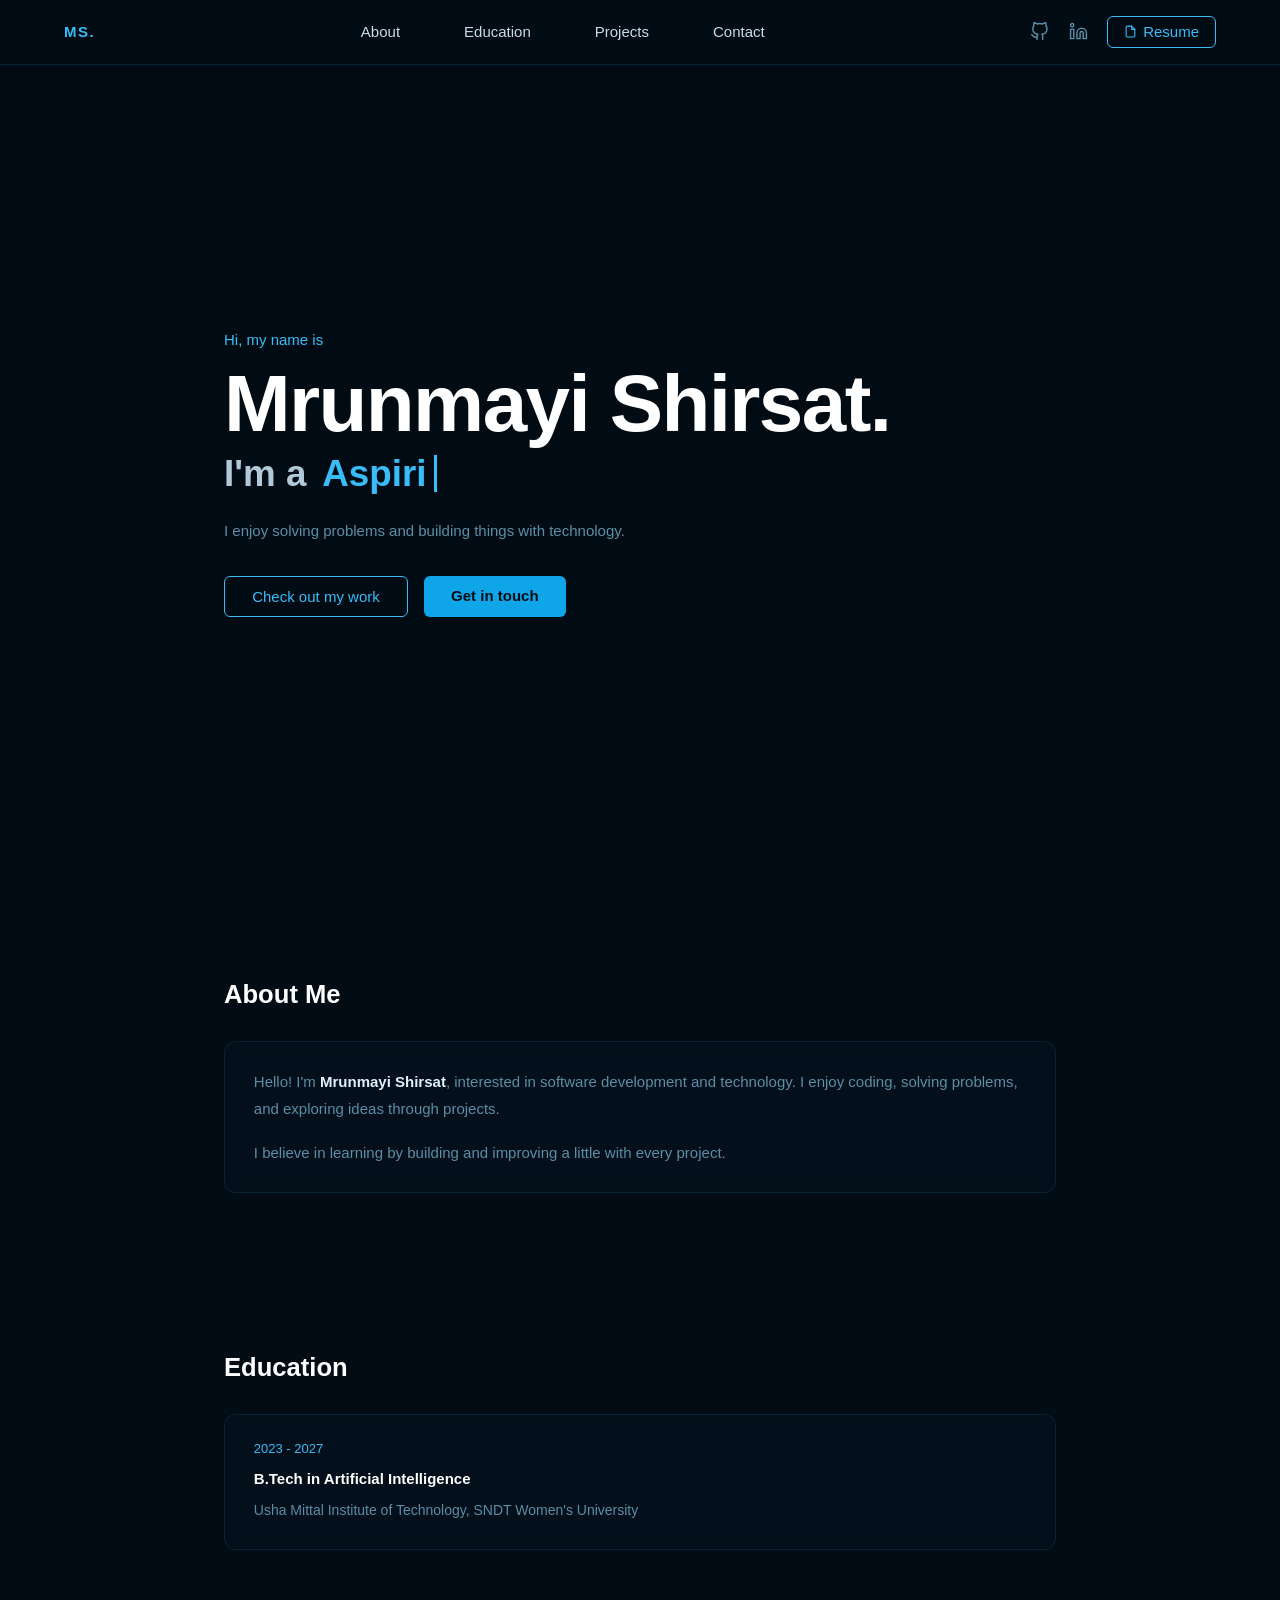
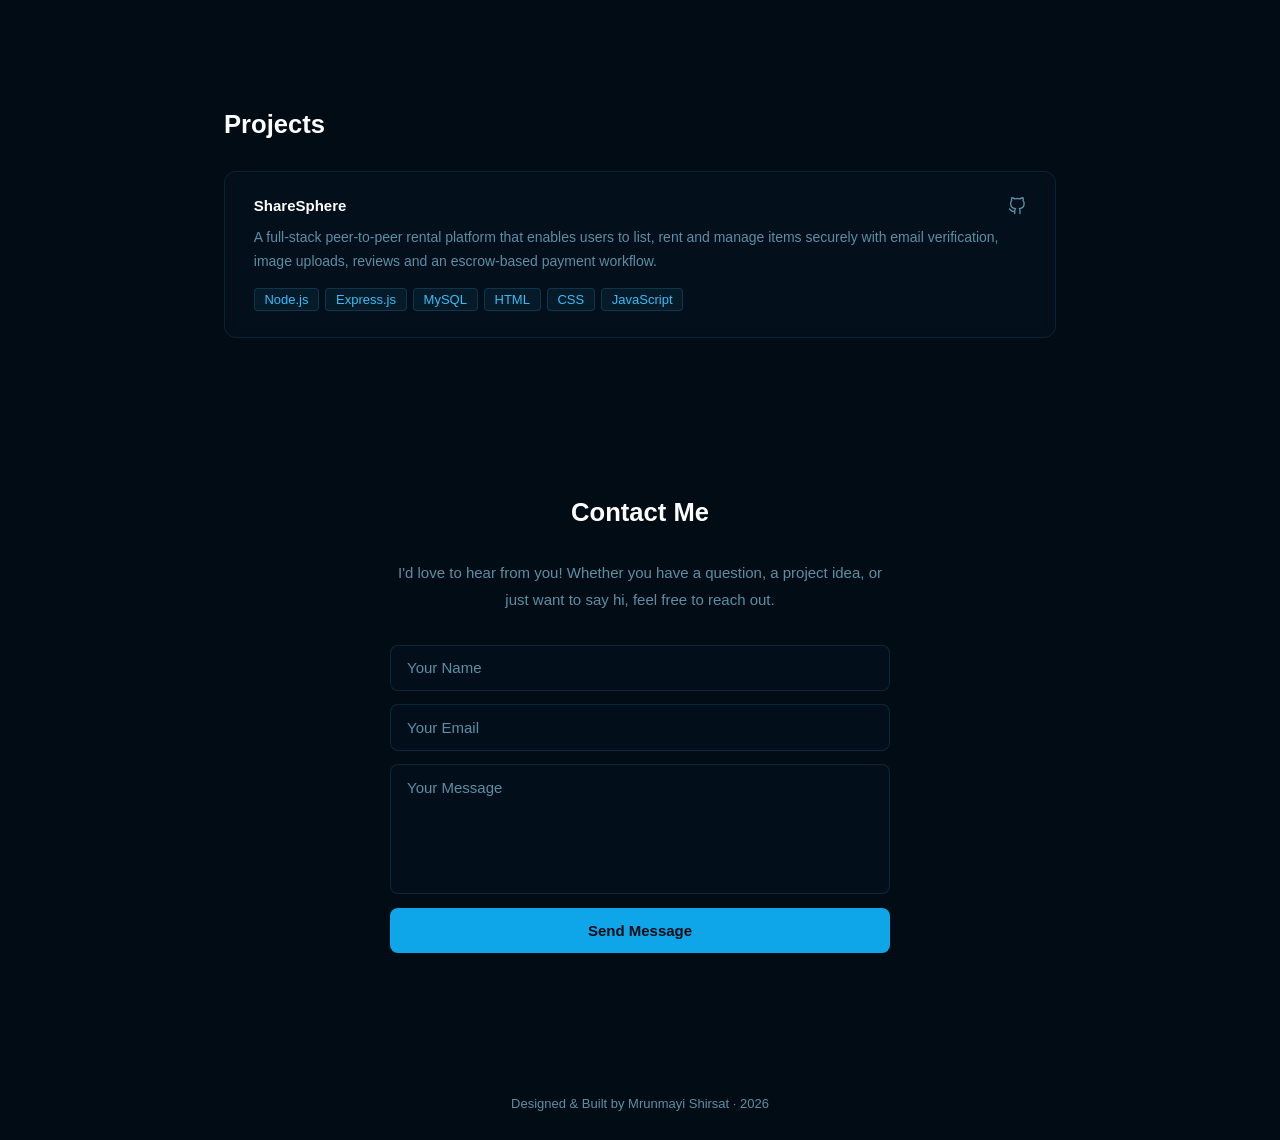
<file: index.html>
<!DOCTYPE html>
<html lang="en">
<head>
  <meta charset="UTF-8" />
  <meta name="viewport" content="width=device-width, initial-scale=1.0"/>
  <title>Mrunmayi Shirsat</title>
  <meta name="description" content="Portfolio of Mrunmayi Shirsat, an aspiring software engineer studying B.Tech in Artificial Intelligence." />
  <meta property="og:type" content="website" />
  <meta property="og:title" content="Mrunmayi Shirsat" />
  <meta property="og:description" content="Aspiring software engineer. Projects, education and contact details." />
  <meta name="theme-color" content="#020c14" />
  <link rel="stylesheet" href="portfolio.css" />
</head>
<body>

<canvas id="code-canvas" aria-hidden="true"></canvas>

<nav>
  <div class="nav-logo">MS.</div>
  <ul class="nav-links">
    <li><a href="#about">About</a></li>
    <li><a href="#education">Education</a></li>
    <li><a href="#projects">Projects</a></li>
    <li><a href="#contact">Contact</a></li>
  </ul>
  <div class="nav-right">
    <a href="https://github.com/Mrunmayi30" target="_blank" rel="noopener noreferrer" class="nav-icon" title="GitHub" aria-label="GitHub">
      <svg viewBox="0 0 24 24" fill="none" stroke="currentColor" stroke-width="1.8" stroke-linecap="round" stroke-linejoin="round">
        <path d="M9 19c-5 1.5-5-2.5-7-3m14 6v-3.87a3.37 3.37 0 00-.94-2.61c3.14-.35 6.44-1.54 6.44-7A5.44 5.44 0 0020 4.77 5.07 5.07 0 0019.91 1S18.73.65 16 2.48a13.38 13.38 0 00-7 0C6.27.65 5.09 1 5.09 1A5.07 5.07 0 005 4.77a5.44 5.44 0 00-1.5 3.78c0 5.42 3.3 6.61 6.44 7A3.37 3.37 0 009 18.13V22"/>
      </svg>
    </a>
    <a href="https://www.linkedin.com/in/mrunmayishirsat/" target="_blank" rel="noopener noreferrer" class="nav-icon" title="LinkedIn" aria-label="LinkedIn">
      <svg viewBox="0 0 24 24" fill="none" stroke="currentColor" stroke-width="1.8" stroke-linecap="round" stroke-linejoin="round">
        <path d="M16 8a6 6 0 016 6v7h-4v-7a2 2 0 00-2-2 2 2 0 00-2 2v7h-4v-7a6 6 0 016-6z"/>
        <rect x="2" y="9" width="4" height="12"/><circle cx="4" cy="4" r="2"/>
      </svg>
    </a>
    <a href="Mrunmayi_Shirsat.pdf" target="_blank" rel="noopener noreferrer" class="nav-resume">
      <svg width="13" height="13" viewBox="0 0 24 24" fill="none" stroke="currentColor" stroke-width="2" stroke-linecap="round" stroke-linejoin="round" aria-hidden="true">
        <path d="M14 2H6a2 2 0 00-2 2v16a2 2 0 002 2h12a2 2 0 002-2V8z"/>
        <polyline points="14 2 14 8 20 8"/>
      </svg>
      Resume
    </a>
    <button class="hamburger" id="hamburger" aria-label="Open menu" aria-expanded="false" aria-controls="mobile-menu">
      <span></span><span></span><span></span>
    </button>
  </div>
</nav>

<div class="mobile-menu" id="mobile-menu">
  <a href="#about">About</a>
  <a href="#education">Education</a>
  <a href="#projects">Projects</a>
  <a href="#contact">Contact</a>
  <a href="https://github.com/Mrunmayi30" target="_blank" rel="noopener noreferrer">GitHub</a>
  <a href="https://www.linkedin.com/in/mrunmayishirsat/" target="_blank" rel="noopener noreferrer">LinkedIn</a>
</div>

<main>
<section id="hero">
  <p class="hero-greeting">Hi, my name is</p>
  <h1 class="hero-name">Mrunmayi Shirsat.</h1>
  <div class="hero-typewriter">
    <span>I'm a&nbsp;</span>
    <span class="dynamic" id="typewriter-text"></span>
    <span class="cursor-blink" aria-hidden="true"></span>
  </div>
  <p class="hero-desc">
    I enjoy solving problems and building things with technology.
  </p>
  <div class="hero-btns">
    <a href="#projects" class="btn-outline">Check out my work</a>
    <a href="#contact" class="btn-solid">Get in touch</a>
  </div>
</section>

<section id="about" class="main-sec">
  <div class="wrap">
    <div class="sec-heading"><h2 class="sec-title">About Me</h2></div>
    <div class="card">
      <p>Hello! I'm <strong>Mrunmayi Shirsat</strong>, interested in software development and technology. I enjoy coding, solving problems, and exploring ideas through projects.</p>
      <p>I believe in learning by building and improving a little with every project.</p>
    </div>
  </div>
</section>

<section id="education" class="main-sec">
  <div class="wrap">
    <div class="sec-heading"><h2 class="sec-title">Education</h2></div>
    <div class="edu-grid">
      <div class="card edu-entry">
        <div class="edu-year">2023 - 2027</div>
        <div class="edu-degree">B.Tech in Artificial Intelligence</div>
        <div class="edu-school">Usha Mittal Institute of Technology, SNDT Women's University</div>
      </div>
    </div>
  </div>
</section>

<section id="projects" class="main-sec">
  <div class="wrap">
    <div class="sec-heading"><h2 class="sec-title">Projects</h2></div>
    <div class="project-grid">
      <div class="card project-entry">
        <div class="project-header">
          <div class="project-name">ShareSphere</div>
          <a href="https://github.com/Mrunmayi30/ShareSphere" target="_blank" rel="noopener noreferrer" class="project-gh" title="View on GitHub" aria-label="ShareSphere on GitHub">
            <svg viewBox="0 0 24 24" fill="none" stroke="currentColor" stroke-width="1.8" stroke-linecap="round" stroke-linejoin="round"><path d="M9 19c-5 1.5-5-2.5-7-3m14 6v-3.87a3.37 3.37 0 00-.94-2.61c3.14-.35 6.44-1.54 6.44-7A5.44 5.44 0 0020 4.77 5.07 5.07 0 0019.91 1S18.73.65 16 2.48a13.38 13.38 0 00-7 0C6.27.65 5.09 1 5.09 1A5.07 5.07 0 005 4.77a5.44 5.44 0 00-1.5 3.78c0 5.42 3.3 6.61 6.44 7A3.37 3.37 0 009 18.13V22"/></svg>
          </a>
        </div>
        <p class="project-desc">A full-stack peer-to-peer rental platform that enables users to list, rent and manage items securely with email verification, image uploads, reviews and an escrow-based payment workflow.</p>
        <div class="project-tech"><span>Node.js</span><span>Express.js</span><span>MySQL</span><span>HTML</span><span>CSS</span><span>JavaScript</span></div>
      </div>
    </div>
  </div>
</section>

<section id="contact" class="main-sec">
  <div class="wrap">
    <div class="sec-heading"><h2 class="sec-title">Contact Me</h2></div>
    <div class="contact-inner">
      <p class="contact-desc">I'd love to hear from you! Whether you have a question, a project idea, or just want to say hi, feel free to reach out.</p>
      <form class="contact-form" id="contact-form" action="https://formspree.io/f/xkoddbqa" method="POST">
        <input class="contact-input" type="text" name="name" placeholder="Your Name" aria-label="Your name" autocomplete="name" required />
        <input class="contact-input" type="email" name="email" placeholder="Your Email" aria-label="Your email" autocomplete="email" required />
        <textarea class="contact-textarea" name="message" placeholder="Your Message" aria-label="Your message" required></textarea>
        <button class="contact-submit" type="submit">Send Message</button>
        <p class="contact-status" id="contact-status" role="status" aria-live="polite"></p>
      </form>
    </div>
  </div>
</section>
</main>

<footer>Designed &amp; Built by Mrunmayi Shirsat · <span id="year">2025</span></footer>

<script src="portfolio.js"></script>
</body>
</html>
</file>
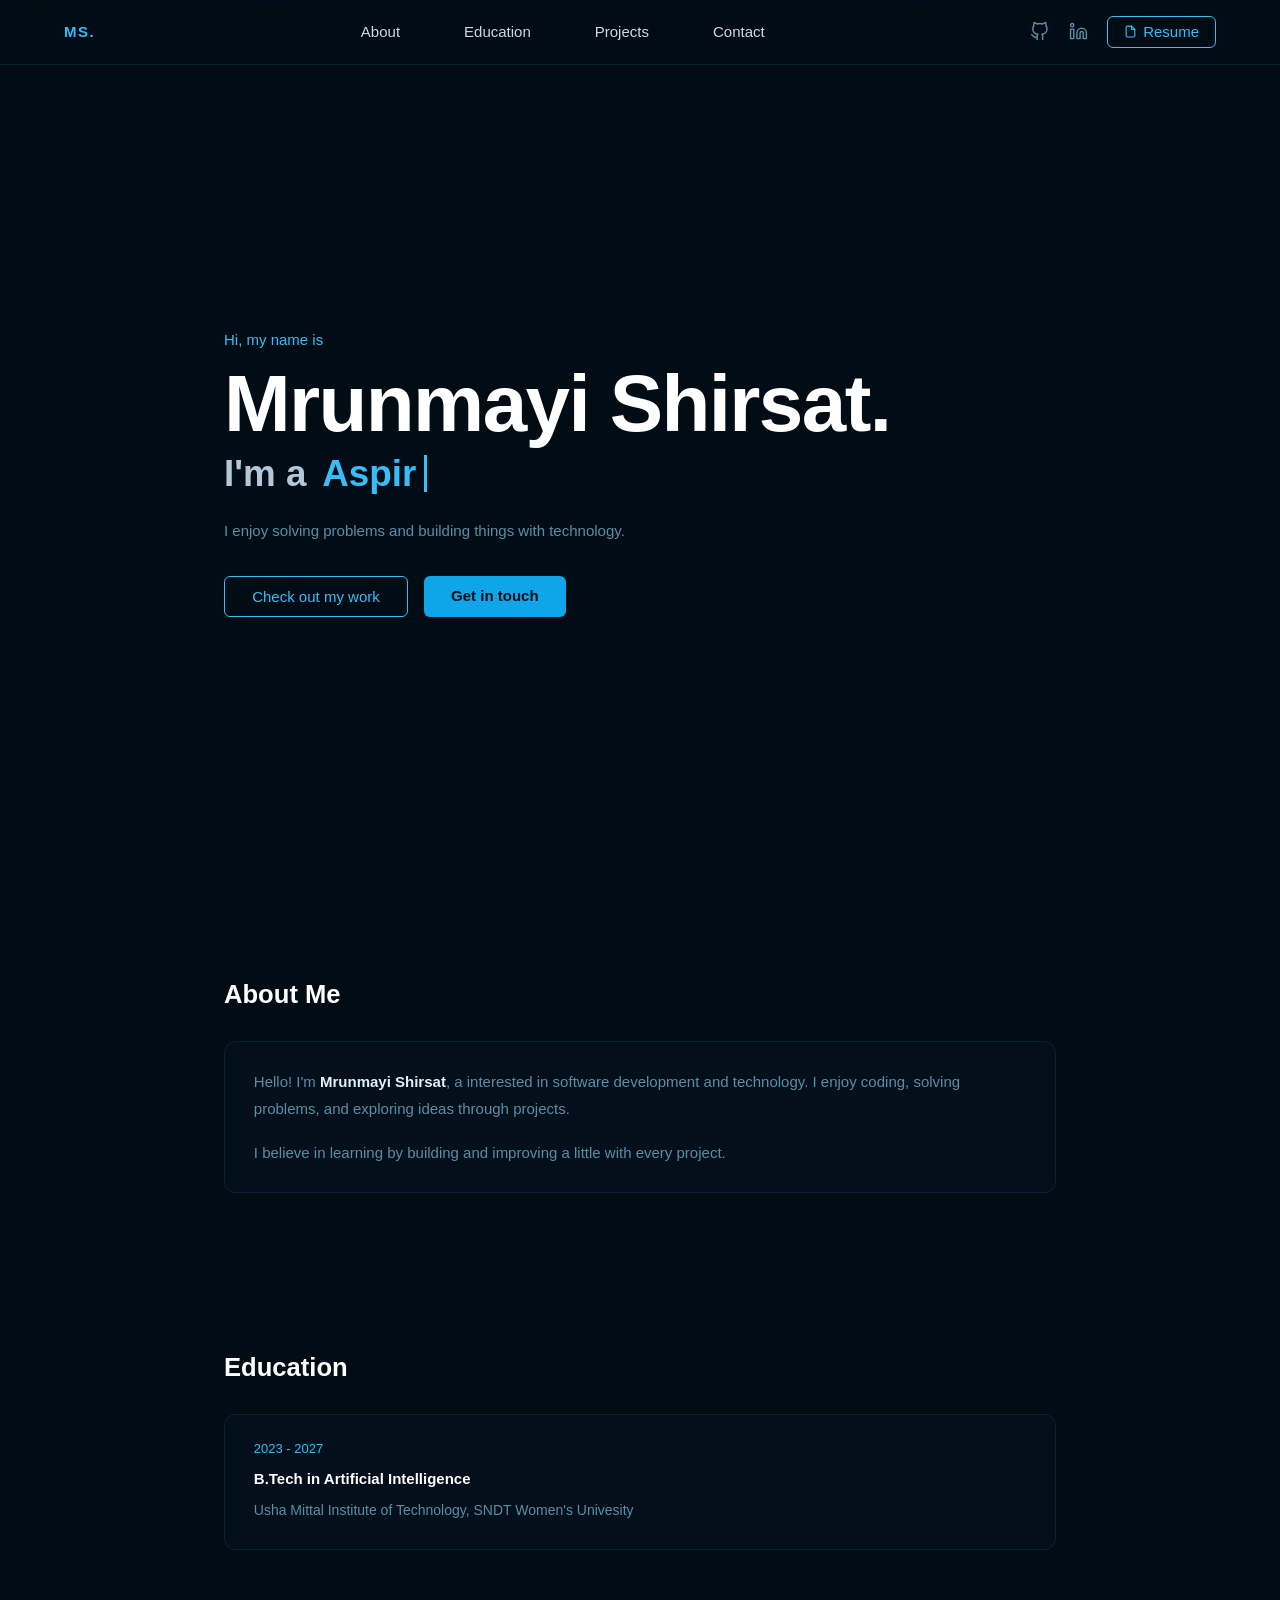
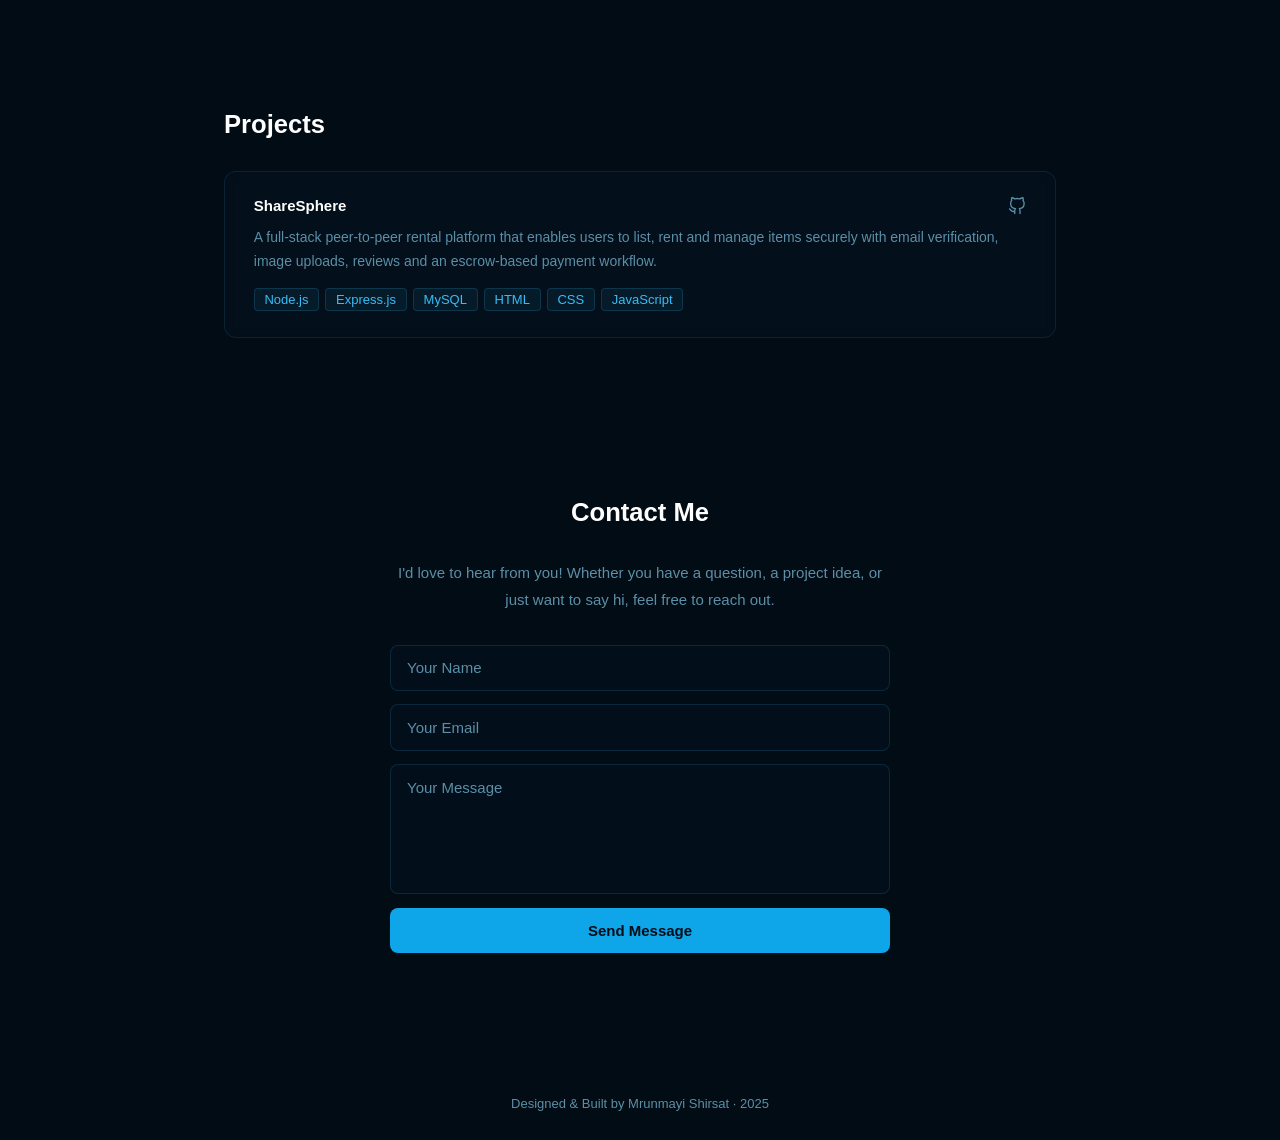
<file: Portfolio.html>
<!DOCTYPE html>
<html lang="en">
<head>
  <meta charset="UTF-8" />
  <meta name="viewport" content="width=device-width, initial-scale=1.0"/>
  <title>Mrunmayi Shirsat</title>
  <style>
    *, *::before, *::after { box-sizing: border-box; margin: 0; padding: 0; }

    :root {
      --bg:   #020c14;
      --sky:  #38bdf8;
      --sky2: #0ea5e9;
      --text: #e0f2fe;
      --muted:#5b8fa8;
    }

    html { scroll-behavior: smooth; }

    body {
      font-family: Arial, sans-serif;
      font-size: 15px;
      background: var(--bg);
      color: var(--text);
      overflow-x: hidden;
    }

    /* ── MATRIX ── */
    #code-canvas {
      position: fixed; inset: 0;
      z-index: 0; opacity: 0.07;
      pointer-events: none;
    }

    /* ── NAV ── */
    nav {
      position: fixed; top: 0; left: 0; right: 0; z-index: 100;
      display: flex; align-items: center; justify-content: space-between;
      padding: 1rem 4rem;
      background: rgba(2,12,20,0.92);
      backdrop-filter: blur(16px);
      border-bottom: 1px solid rgba(56,189,248,0.12);
      transition: padding .3s;
    }
    .nav-logo {
      font-size: 15px; font-weight: 700;
      color: var(--sky); letter-spacing: .1em;
      text-transform: uppercase;
    }
    .nav-links {
      display: flex; align-items: center; gap: 4rem;
      list-style: none;
    }
    .nav-links a {
      font-size: 15px; color: #c8dce8;
      text-decoration: none;
      transition: color .2s;
      white-space: nowrap;
    }
    .nav-links a:hover { color: var(--sky); }
    .nav-right { display: flex; align-items: center; gap: 1.2rem; }
    .nav-icon {
      color: var(--muted); text-decoration: none;
      display: flex; align-items: center;
      transition: color .2s, transform .2s;
    }
    .nav-icon:hover { color: var(--sky); transform: translateY(-2px); }
    .nav-icon svg { width: 19px; height: 19px; }
    .nav-resume {
      padding: .4rem 1rem; border-radius: 6px;
      border: 1.5px solid var(--sky); color: var(--sky);
      font-size: 15px;
      text-decoration: none;
      display: flex; align-items: center; gap: .4rem;
      transition: background .2s;
    }
    .nav-resume:hover { background: rgba(56,189,248,0.1); }

    /* ── WRAP ── */
    .wrap {
      max-width: 960px;
      margin: 0 auto;
      padding: 0 4rem;
    }

    /* ── HERO ── */
    #hero {
      min-height: 100vh;
      display: flex; flex-direction: column;
      justify-content: center;
      padding: 6rem 4rem 3rem;
      max-width: 960px;
      margin: 0 auto;
      position: relative; z-index: 1;
    }
    .hero-greeting {
      color: var(--sky); font-size: 15px;
      margin-bottom: .9rem;
      opacity: 0; animation: fadeUp .5s .1s forwards;
    }
    .hero-name {
      font-size: clamp(2.4rem, 7vw, 5rem);
      font-weight: 700; line-height: 1.05;
      color: #fff; letter-spacing: -.02em;
      opacity: 0; animation: fadeUp .6s .25s forwards;
    }
    .hero-typewriter {
      font-size: clamp(1.3rem, 3.5vw, 2.3rem);
      font-weight: 600; color: #b0c8d8; margin-top: .4rem;
      display: flex; align-items: center; gap: .35rem; flex-wrap: wrap;
      opacity: 0; animation: fadeUp .6s .4s forwards;
    }
    .hero-typewriter .dynamic { color: var(--sky); }
    .cursor-blink {
      display: inline-block; width: 3px; height: 1em;
      background: var(--sky); margin-left: 2px;
      animation: blink 1s step-end infinite;
      vertical-align: middle;
    }
    .hero-desc {
      margin-top: 1.4rem; max-width: 500px;
      color: var(--muted); line-height: 1.8;
      opacity: 0; animation: fadeUp .6s .55s forwards;
    }
    .hero-btns {
      margin-top: 2rem; display: flex; gap: 1rem; flex-wrap: wrap;
      opacity: 0; animation: fadeUp .6s .7s forwards;
    }
    .btn-outline {
      padding: .7rem 1.7rem; border-radius: 6px;
      border: 1.5px solid var(--sky); color: var(--sky);
      font-size: 15px; text-decoration: none;
      transition: background .2s;
    }
    .btn-outline:hover { background: rgba(56,189,248,0.08); }
    .btn-solid {
      padding: .7rem 1.7rem; border-radius: 6px;
      background: var(--sky2); color: #020c14;
      font-size: 15px; font-weight: 600;
      text-decoration: none; border: none;
      transition: background .2s;
      
    }
    .btn-solid:hover { background: #0369a1; }

    /* ── SECTIONS ── */
    section.main-sec {
      padding: 5rem 0;
      position: relative; z-index: 1;
    }

    .sec-heading {
      margin-bottom: 2rem;
    }
    .sec-title {
      font-size: 1.6rem;
      font-weight: 700; color: #fff;
    }
    .sec-num-inline {
      color: var(--sky);
      margin-right: .35rem;
    }

    /* contact centered heading */
    #contact .sec-heading { text-align: center; }

    /* ── CARD ── */
    .card {
      background: rgba(4,18,32,0.5);
      border: 1px solid rgba(56,189,248,0.12);
      border-radius: 12px;
      padding: 1.6rem 1.8rem;
      transition: background .3s, border-color .3s, box-shadow .3s, transform .25s;
      opacity: 0; transform: translateY(16px);
      backdrop-filter: blur(6px);
    }
    .card.visible {
      opacity: 1; transform: none;
    }
   .card:hover {
  background: rgba(4, 0, 18, 0.12);
  border-color: rgba(56,189,248,0.12);
  box-shadow: none;
  transform: none;
}

    /* ── ABOUT ── */
    #about .card p {
      color: var(--muted); line-height: 1.85;
      margin-bottom: 1rem; text-align: left;
    }
    #about .card p:last-child { margin-bottom: 0; }
    #about .card p strong { color: var(--text); font-weight: 600; }

    /* ── EDUCATION ── */
    .edu-grid {
      display: grid;
      grid-template-columns: repeat(auto-fit, minmax(250px, 1fr));
      gap: 1.2rem;
    }
    .edu-entry { text-align: left; }
    .edu-year { color: var(--sky); font-size: 13px; margin-bottom: .7rem; }
.edu-degree { font-weight: 600; color: #fff; margin-bottom: .5rem; line-height: 1.6; }
.edu-school { color: var(--muted); font-size: 14px; line-height: 1.7; }
    .edu-note { color: var(--muted); font-size: 13px; margin-top: .4rem; line-height: 1.6; }

    /* ── SKILLS ── */
    .skills-grid {
      display: grid;
      grid-template-columns: repeat(auto-fit, minmax(220px, 1fr));
      gap: 1.2rem;
    }
    .skill-card { text-align: left; }
    .skill-label { color: var(--sky); font-size: 13px; letter-spacing: .06em; text-transform: uppercase; margin-bottom: .7rem; }
    .skill-tags { display: flex; flex-wrap: wrap; gap: .4rem; }
    .skill-tag {
      font-size: 13px; color: var(--sky);
      background: rgba(56,189,248,0.07);
      border: 1px solid rgba(56,189,248,0.18);
      border-radius: 4px; padding: .2rem .65rem;
      transition: background .2s;
    }
    .skill-tag:hover { background: rgba(56,189,248,0.18); }

    /* ── PROJECTS ── */
    .project-grid {
      display: grid;
      grid-template-columns: repeat(auto-fit, minmax(270px, 1fr));
      gap: 1.4rem;
    }
    .project-entry { text-align: left; }
    .project-header {
      display: flex; align-items: flex-start; justify-content: space-between;
      margin-bottom: .6rem;
    }
    .project-name { font-weight: 700; color: #fff; flex: 1; }
    .project-gh {
      color: var(--muted); text-decoration: none;
      display: flex; align-items: center; flex-shrink: 0; margin-left: .6rem;
      transition: color .2s, transform .2s;
    }
    .project-gh:hover { color: var(--sky); transform: translateY(-2px); }
    .project-gh svg { width: 18px; height: 18px; }
    .project-desc { color: var(--muted); line-height: 1.75; margin-bottom: .9rem; font-size: 14px; }
    .project-tech { display: flex; flex-wrap: wrap; gap: .4rem; }
    .project-tech span {
      font-size: 13px; color: var(--sky);
      background: rgba(56,189,248,0.07);
      border: 1px solid rgba(56,189,248,0.16);
      border-radius: 4px; padding: .18rem .6rem;
    }

    /* ── ACHIEVEMENTS ──
    .ach-grid {
      display: grid;
      grid-template-columns: repeat(auto-fit, minmax(240px, 1fr));
      gap: 1.2rem;
    }
    .ach-entry { text-align: left; }
    .ach-icon { font-size: 1.4rem; margin-bottom: .5rem; }
    .ach-title { font-weight: 700; color: #fff; margin-bottom: .4rem; }
    .ach-desc { color: var(--muted); line-height: 1.7; font-size: 14px; }
    */

    /* ── CONTACT ── */
    #contact .contact-inner {
      max-width: 500px; margin: 0 auto; text-align: center;
    }
    .contact-desc {
      color: var(--muted); line-height: 1.8; margin-bottom: 2rem;
    }
    .contact-form { display: flex; flex-direction: column; gap: .85rem; }
    .contact-input, .contact-textarea {
      width: 100%; padding: .85rem 1rem;
      background: rgba(4,18,32,0.65);
      border: 1px solid rgba(56,189,248,0.15);
      border-radius: 8px; color: var(--text);
      font-family: Arial, sans-serif; font-size: 15px;
      outline: none; transition: border-color .2s, box-shadow .2s;
      text-align: left;
    }
    .contact-input::placeholder, .contact-textarea::placeholder { color: var(--muted); }
    .contact-input:focus, .contact-textarea:focus {
      border-color: rgba(56,189,248,0.45);
      box-shadow: 0 0 0 3px rgba(56,189,248,0.09);
    }
    .contact-textarea { min-height: 130px; resize: none; }
    .contact-submit {
      width: 100%; padding: .9rem;
      background: var(--sky2); color: #020c14;
      font-family: Arial, sans-serif; font-size: 15px; font-weight: 700;
      border: none; border-radius: 8px; cursor: pointer;
      transition: background .2s;
      
    }
    .contact-submit:hover { background: #055986; }
    .contact-submit:disabled { opacity: .6; cursor: not-allowed; }
    .contact-status {
      font-size: 13px; margin-top: .3rem; min-height: 1.2em;
    }
    .contact-status.success { color: #4ade80; }
    .contact-status.error { color: #f87171; }

    /* ── FOOTER ── */
    footer {
      padding: 1.8rem; text-align: center;
      font-size: 13px; color: var(--muted);
      position: relative; z-index: 1;
    }

    @keyframes fadeUp {
      from { opacity: 0; transform: translateY(20px); }
      to   { opacity: 1; transform: translateY(0); }
    }
    @keyframes blink { 0%,100%{opacity:1} 50%{opacity:0} }

    /* ── HAMBURGER ── */
    .hamburger {
      display: none; flex-direction: column; justify-content: center;
      gap: 5px; cursor: pointer; padding: 4px; z-index: 200;
      background: none; border: none;
    }
    .hamburger span {
      display: block; width: 22px; height: 2px;
      background: var(--sky); border-radius: 2px;
      transition: transform .3s, opacity .3s;
    }
    .hamburger.open span:nth-child(1) { transform: translateY(7px) rotate(45deg); }
    .hamburger.open span:nth-child(2) { opacity: 0; }
    .hamburger.open span:nth-child(3) { transform: translateY(-7px) rotate(-45deg); }

    /* mobile dropdown */
    .mobile-menu {
      display: none;
      position: fixed; top: 56px; left: 0; right: 0;
      background: rgba(2,12,20,0.97);
      backdrop-filter: blur(16px);
      border-bottom: 1px solid rgba(56,189,248,0.14);
      z-index: 99; flex-direction: column; padding: 1rem 0;
    }
    .mobile-menu.open { display: flex; }
    .mobile-menu a {
      padding: .75rem 2rem; font-size: 15px;
      color: #c8dce8; text-decoration: none;
      border-bottom: 1px solid rgba(56,189,248,0.07);
      transition: color .2s, background .2s;
    }
    .mobile-menu a:last-child { border-bottom: none; }
    .mobile-menu a:hover { color: var(--sky); background: rgba(56,189,248,0.05); }

    /* ── TABLET (768px) ── */
    @media (max-width: 900px) {
      nav { padding: 1rem 2rem; }
      .nav-links { gap: 1.2rem; }
      .nav-links a { font-size: 14px; }
      #hero { padding: 6rem 2rem 3rem; max-width: 100%; }
      .wrap { padding: 0 2rem; }
      section.main-sec { padding: 4rem 0; }
      .edu-grid { grid-template-columns: repeat(auto-fit, minmax(200px, 1fr)); }
      .skills-grid { grid-template-columns: repeat(auto-fit, minmax(180px, 1fr)); }
      .project-grid { grid-template-columns: repeat(auto-fit, minmax(240px, 1fr)); }
      .ach-grid { grid-template-columns: repeat(auto-fit, minmax(200px, 1fr)); }
    }

    /* ── MOBILE (600px) ── */
    @media (max-width: 600px) {
      nav { padding: .85rem 1.2rem; }
      .nav-links { display: none !important; }
      .nav-right { gap: .7rem; }
      .nav-icon { display: none; }   /* hide social icons on mobile, keep resume */
      .hamburger { display: flex; }

      #hero {
        padding: 5.5rem 1.4rem 2.5rem;
        max-width: 100%;
      }
      .hero-name { font-size: clamp(2rem, 10vw, 3rem); }
      .hero-typewriter { font-size: clamp(1.1rem, 5vw, 1.5rem); }
      .hero-desc { max-width: 100%; font-size: 14px; }
      .hero-btns { flex-direction: column; gap: .75rem; }
      .btn-outline, .btn-solid {
        width: 100%; text-align: center;
        padding: .85rem 1rem;
      }

      .wrap { padding: 0 1.2rem; }
      section.main-sec { padding: 3.5rem 0; }
      .sec-title { font-size: 1.3rem; }

      .edu-grid { grid-template-columns: 1fr; }
      /* .skills-grid { grid-template-columns: 1fr 1fr; } */
      .project-grid { grid-template-columns: 1fr; }
      .ach-grid { grid-template-columns: 1fr 1fr; }

      .card { padding: 1.2rem 1.2rem; }

      #contact .contact-inner { max-width: 100%; }
    }

    /* ── VERY SMALL (380px) ── */
    @media (max-width: 380px) {
      /* .skills-grid { grid-template-columns: 1fr; } */
      .ach-grid { grid-template-columns: 1fr; }
      .hero-name { font-size: 2rem; }
    }
  </style>
</head>
<body>

<canvas id="code-canvas"></canvas>

<nav>
  <div class="nav-logo">MS.</div>
  <ul class="nav-links">
    <li><a href="#about">About</a></li>
    <li><a href="#education">Education</a></li>
    <!-- <li><a href="#skills">Skills</a></li> -->
    <li><a href="#projects">Projects</a></li>
    <!-- <li><a href="#achievements">Achievements</a></li> -->
    <li><a href="#contact">Contact</a></li>
  </ul>
  <div class="nav-right">
  <button class="hamburger" id="hamburger" aria-label="Menu">
    <span></span><span></span><span></span>
  </button>
    <a href="https://github.com/Mrunmayi30" target="_blank" rel="noopener noreferrer" class="nav-icon" title="GitHub">
      <svg viewBox="0 0 24 24" fill="none" stroke="currentColor" stroke-width="1.8" stroke-linecap="round" stroke-linejoin="round">
        <path d="M9 19c-5 1.5-5-2.5-7-3m14 6v-3.87a3.37 3.37 0 00-.94-2.61c3.14-.35 6.44-1.54 6.44-7A5.44 5.44 0 0020 4.77 5.07 5.07 0 0019.91 1S18.73.65 16 2.48a13.38 13.38 0 00-7 0C6.27.65 5.09 1 5.09 1A5.07 5.07 0 005 4.77a5.44 5.44 0 00-1.5 3.78c0 5.42 3.3 6.61 6.44 7A3.37 3.37 0 009 18.13V22"/>
      </svg>
    </a>
    <a href="https://www.linkedin.com/in/mrunmayishirsat/" target="_blank" rel="noopener noreferrer" class="nav-icon" title="LinkedIn">
      <svg viewBox="0 0 24 24" fill="none" stroke="currentColor" stroke-width="1.8" stroke-linecap="round" stroke-linejoin="round">
        <path d="M16 8a6 6 0 016 6v7h-4v-7a2 2 0 00-2-2 2 2 0 00-2 2v7h-4v-7a6 6 0 016-6z"/>
        <rect x="2" y="9" width="4" height="12"/><circle cx="4" cy="4" r="2"/>
      </svg>
    </a>
    <!-- <a href="https://leetcode.com/u/MrunmayiRS/" target="_blank" rel="noopener noreferrer" class="nav-icon" title="LeetCode">
      <svg viewBox="0 0 24 24" fill="currentColor" width="19" height="19">
        <path d="M13.483 0a1.374 1.374 0 0 0-.961.438L7.116 6.226l-3.854 4.126a5.266 5.266 0 0 0-1.209 2.104 5.35 5.35 0 0 0-.125.513 5.527 5.527 0 0 0 .062 2.362 5.83 5.83 0 0 0 .349 1.017 5.938 5.938 0 0 0 1.271 1.818l4.277 4.193.039.038c2.248 2.165 5.852 2.133 8.063-.074l2.396-2.392c.54-.54.54-1.414.003-1.955a1.378 1.378 0 0 0-1.951-.003l-2.396 2.392a3.021 3.021 0 0 1-4.205.038l-.02-.019-4.276-4.193c-.652-.64-.972-1.469-.948-2.263a2.68 2.68 0 0 1 .066-.523 2.545 2.545 0 0 1 .619-1.164L9.13 8.114c1.058-1.134 3.204-1.27 4.43-.278l3.501 2.831c.593.48 1.461.387 1.94-.207a1.384 1.384 0 0 0-.207-1.943l-3.5-2.831c-.8-.647-1.766-1.045-2.774-1.202l2.015-2.158A1.384 1.384 0 0 0 13.483 0zm-2.866 12.815a1.38 1.38 0 0 0-1.38 1.382 1.38 1.38 0 0 0 1.38 1.382H20.79a1.38 1.38 0 0 0 1.38-1.382 1.38 1.38 0 0 0-1.38-1.382z"/>
      </svg>
    </a> -->
    <a href="#" class="nav-resume">
      <svg width="13" height="13" viewBox="0 0 24 24" fill="none" stroke="currentColor" stroke-width="2" stroke-linecap="round" stroke-linejoin="round">
        <path d="M14 2H6a2 2 0 00-2 2v16a2 2 0 002 2h12a2 2 0 002-2V8z"/>
        <polyline points="14 2 14 8 20 8"/>
      </svg>
      Resume
    </a>
  </div>
</nav>

<!-- HERO -->
<section id="hero">
  <p class="hero-greeting">Hi, my name is</p>
  <h1 class="hero-name">Mrunmayi Shirsat.</h1>
  <div class="hero-typewriter">
    <span>I'm a&nbsp;</span>
    <span class="dynamic" id="typewriter-text"></span>
    <span class="cursor-blink"></span>
  </div>
  <p class="hero-desc">
    I enjoy solving problems and building things with technology.
  </p>
  <div class="hero-btns">
    <a href="#projects" class="btn-outline">Check out my work</a>
    <a href="#contact" class="btn-solid">Get in touch</a>
  </div>
</section>

<!-- ABOUT -->
<section id="about" class="main-sec">
  <div class="wrap">
    <div class="sec-heading"><span class="sec-title">About Me</span></div>
    <div class="card">
      <p>Hello! I'm <strong>Mrunmayi Shirsat</strong>, a interested in software development and technology. I enjoy coding, solving problems, and exploring ideas through projects.</p>
      <p>I believe in learning by building and improving a little with every project. </p>
  </div>
</section>

<!-- EDUCATION -->
<section id="education" class="main-sec">
  <div class="wrap">
    <div class="sec-heading"><span class="sec-title">Education</span></div>
    <div class="edu-grid">
      <div class="card edu-entry">
        <div class="edu-year">2023 - 2027</div>
        <div class="edu-degree">B.Tech in Artificial Intelligence </div>
        <div class="edu-school">Usha Mittal Institute of Technology, SNDT Women's Univesity</div>
  
      </div>
      
  </div>
</section>  

<!-- SKILLS
<section id="skills" class="main-sec">
  <div class="wrap">
    <div class="sec-heading"><span class="sec-title">Skills</span></div>
    <div class="skills-grid">
      <div class="card skill-card">
        <div class="skill-label">Languages</div>
        <div class="skill-tags">
          <span class="skill-tag">JavaScript</span><span class="skill-tag">Python</span>
          <span class="skill-tag">Java</span><span class="skill-tag">C++</span><span class="skill-tag">TypeScript</span>
        </div>
      </div>
      <div class="card skill-card">
        <div class="skill-label">Frontend</div>
        <div class="skill-tags">
          <span class="skill-tag">React.js</span><span class="skill-tag">HTML / CSS</span>
          <span class="skill-tag">Next.js</span><span class="skill-tag">Tailwind CSS</span>
        </div>
      </div>
      <div class="card skill-card">
        <div class="skill-label">Backend</div>
        <div class="skill-tags">
          <span class="skill-tag">Node.js</span><span class="skill-tag">Express.js</span>
          <span class="skill-tag">Django</span><span class="skill-tag">REST APIs</span>
        </div>
      </div>
      <div class="card skill-card">
        <div class="skill-label">Database</div>
        <div class="skill-tags">
          <span class="skill-tag">MongoDB</span><span class="skill-tag">PostgreSQL</span>
          <span class="skill-tag">MySQL</span><span class="skill-tag">Firebase</span>
        </div>
      </div>
      <div class="card skill-card">
        <div class="skill-label">Tools</div>
        <div class="skill-tags">
          <span class="skill-tag">Git</span><span class="skill-tag">GitHub</span>
          <span class="skill-tag">Docker</span><span class="skill-tag">Linux</span><span class="skill-tag">Figma</span>
        </div>
      </div>
      <div class="card skill-card">
        <div class="skill-label">Concepts</div>
        <div class="skill-tags">
          <span class="skill-tag">DSA</span><span class="skill-tag">OOP</span>
          <span class="skill-tag">System Design</span><span class="skill-tag">Agile</span>
        </div>
      </div>
    </div>
  </div>
</section> -->

<!-- PROJECTS -->
<section id="projects" class="main-sec">
  <div class="wrap">
    <div class="sec-heading"><span class="sec-title">Projects</span></div>
    <div class="project-grid">
      <div class="card project-entry">
        <div class="project-header">
          <div class="project-name">ShareSphere</div>
          <a href="https://github.com/Mrunmayi30/ShareSphere" target="_blank" class="project-gh" title="View on GitHub">
            <svg viewBox="0 0 24 24" fill="none" stroke="currentColor" stroke-width="1.8" stroke-linecap="round" stroke-linejoin="round"><path d="M9 19c-5 1.5-5-2.5-7-3m14 6v-3.87a3.37 3.37 0 00-.94-2.61c3.14-.35 6.44-1.54 6.44-7A5.44 5.44 0 0020 4.77 5.07 5.07 0 0019.91 1S18.73.65 16 2.48a13.38 13.38 0 00-7 0C6.27.65 5.09 1 5.09 1A5.07 5.07 0 005 4.77a5.44 5.44 0 00-1.5 3.78c0 5.42 3.3 6.61 6.44 7A3.37 3.37 0 009 18.13V22"/></svg>
          </a>
        </div>
        <p class="project-desc">A full-stack peer-to-peer rental platform that enables users to list, rent and manage items securely with email verification, image uploads, reviews and an escrow-based payment workflow.</p>
        <div class="project-tech"><span>Node.js</span><span>Express.js</span><span>MySQL</span><span>HTML</span><span>CSS</span><span>JavaScript</span></div>
      </div>
      <!-- <div class="card project-entry">
        <div class="project-header">
          <div class="project-name">AI Chat Assistant</div>
          <a href="https://github.com/" target="_blank" class="project-gh" title="View on GitHub">
            <svg viewBox="0 0 24 24" fill="none" stroke="currentColor" stroke-width="1.8" stroke-linecap="round" stroke-linejoin="round"><path d="M9 19c-5 1.5-5-2.5-7-3m14 6v-3.87a3.37 3.37 0 00-.94-2.61c3.14-.35 6.44-1.54 6.44-7A5.44 5.44 0 0020 4.77 5.07 5.07 0 0019.91 1S18.73.65 16 2.48a13.38 13.38 0 00-7 0C6.27.65 5.09 1 5.09 1A5.07 5.07 0 005 4.77a5.44 5.44 0 00-1.5 3.78c0 5.42 3.3 6.61 6.44 7A3.37 3.37 0 009 18.13V22"/></svg>
          </a>
        </div>
        <p class="project-desc">A cross-platform chat application with real-time AI responses powered by the OpenAI API, featuring persistent chat history and markdown rendering.</p>
        <div class="project-tech"><span>Next.js</span><span>OpenAI API</span><span>Tailwind CSS</span><span>TypeScript</span></div>
      </div>
      <div class="card project-entry">
        <div class="project-header">
          <div class="project-name">Data Dashboard</div>
          <a href="https://github.com/" target="_blank" class="project-gh" title="View on GitHub">
            <svg viewBox="0 0 24 24" fill="none" stroke="currentColor" stroke-width="1.8" stroke-linecap="round" stroke-linejoin="round"><path d="M9 19c-5 1.5-5-2.5-7-3m14 6v-3.87a3.37 3.37 0 00-.94-2.61c3.14-.35 6.44-1.54 6.44-7A5.44 5.44 0 0020 4.77 5.07 5.07 0 0019.91 1S18.73.65 16 2.48a13.38 13.38 0 00-7 0C6.27.65 5.09 1 5.09 1A5.07 5.07 0 005 4.77a5.44 5.44 0 00-1.5 3.78c0 5.42 3.3 6.61 6.44 7A3.37 3.37 0 009 18.13V22"/></svg>
          </a>
        </div>
        <p class="project-desc">An interactive analytics dashboard visualizing real-time data with filterable charts, exportable reports, and role-based access control.</p>
        <div class="project-tech"><span>Python</span><span>Django</span><span>PostgreSQL</span><span>Chart.js</span></div>
      </div> -->
    </div>
  </div>
</section>

<!-- ACHIEVEMENTS
<section id="achievements" class="main-sec">
  <div class="wrap">
    <div class="sec-heading"><span class="sec-title">Achievements</span></div>
    <div class="ach-grid">
      <div class="card ach-entry">
        <div class="ach-icon">🏆</div>
        <div class="ach-title">Competitive Programming</div>
        <div class="ach-desc">Solved 300+ problems on LeetCode and CodeChef. Achieved 3-star rating. Participated in ICPC regionals.</div>
      </div>
      <div class="card ach-entry">
        <div class="ach-icon">📜</div>
        <div class="ach-title">Certifications</div>
        <div class="ach-desc">AWS Cloud Practitioner, Meta Front-End Developer Certificate, Google Data Analytics Professional Certificate.</div>
      </div>
      <div class="card ach-entry">
        <div class="ach-icon">🎓</div>
        <div class="ach-title">Academic Excellence</div>
        <div class="ach-desc">8.1 GPA in B.Tech. Top 10 department rank. Merit scholarship for 3 consecutive semesters.</div>
      </div>
      <div class="card ach-entry">
        <div class="ach-icon">🚀</div>
        <div class="ach-title">Hackathons</div>
        <div class="ach-desc">Top 10 finalist at Smart India Hackathon 2024. Winner of college-level project expo two years in a row.</div>
      </div>
    </div>
  </div>
</section>
-->

<!-- CONTACT -->
<section id="contact" class="main-sec">
  <div class="wrap">
    <div class="sec-heading"><span class="sec-title">Contact Me</span></div>
    <div class="contact-inner">
      <p class="contact-desc">I'd love to hear from you! Whether you have a question, a project idea, or just want to say hi, feel free to reach out.</p>
      <form class="contact-form" id="contact-form" action="https://formspree.io/f/xkoddbqa" method="POST">
        <input class="contact-input" type="text" name="name" placeholder="Your Name" required />
        <input class="contact-input" type="email" name="email" placeholder="Your Email" required />
        <textarea class="contact-textarea" name="message" placeholder="Your Message" required></textarea>
        <button class="contact-submit" type="submit">Send Message</button>
        <p class="contact-status" id="contact-status"></p>
      </form>
    </div>
  </div>
</section>

<footer>Designed &amp; Built by Mrunmayi Shirsat · 2025</footer>

<script>
  /* ── MATRIX ── */
  const canvas = document.getElementById('code-canvas');
  const ctx = canvas.getContext('2d');
  let cols = [], fontSize = 14;
  function resizeCanvas() {
    canvas.width = window.innerWidth;
    canvas.height = window.innerHeight;
    cols = Array(Math.floor(canvas.width / fontSize)).fill(1);
  }
  resizeCanvas();
  window.addEventListener('resize', resizeCanvas);
  const chars = '0123456789ABCDEFGHIJKLMNOPQRSTUVWXYZabcdefghijklmnopqrstuvwxyz{}[]()<>/=+-*&^%$#@!;:.~';
  function drawMatrix() {
    ctx.fillStyle = 'rgba(2,12,20,0.05)';
    ctx.fillRect(0, 0, canvas.width, canvas.height);
    ctx.font = fontSize + 'px monospace';
    cols.forEach((y, i) => {
      const x = i * fontSize;
      ctx.fillStyle = 'rgba(186,230,253,0.85)';
      ctx.fillText(chars[Math.floor(Math.random() * chars.length)], x, y * fontSize);
      ctx.fillStyle = 'rgba(56,189,248,0.45)';
      ctx.fillText(chars[Math.floor(Math.random() * chars.length)], x, (y-1) * fontSize);
      if (y * fontSize > canvas.height && Math.random() > 0.975) cols[i] = 0;
      cols[i]++;
    });
    requestAnimationFrame(drawMatrix);
  }
  drawMatrix();

  /* ── TYPEWRITER ── */
  const words = ['Aspiring Software Engineer',/*'Aspiring Full-Stack Developer',*/'Tech Enthusiast','Problem Solver'];
  let wi=0, ci=0, deleting=false;
  const twEl = document.getElementById('typewriter-text');
  function type() {
    const word = words[wi];
    if (!deleting) {
      twEl.textContent = word.slice(0, ci+1); ci++;
      if (ci === word.length) { setTimeout(()=>{ deleting=true; type(); }, 1800); return; }
    } else {
      twEl.textContent = word.slice(0, ci-1); ci--;
      if (ci === 0) { deleting=false; wi=(wi+1)%words.length; }
    }
    setTimeout(type, deleting ? 42 : 78);
  }
  setTimeout(type, 1000);

  /* ── REVEAL ── */
  const obs = new IntersectionObserver(entries => {
    entries.forEach((e, i) => {
      if (e.isIntersecting) setTimeout(() => e.target.classList.add('visible'), i * 80);
    });
  }, { threshold: 0.1 });
  document.querySelectorAll('.card').forEach(el => obs.observe(el));

  /* ── NAV ── */
  const nav = document.querySelector('nav');
  window.addEventListener('scroll', () => {
    nav.style.padding = scrollY > 60 ? '0.6rem 4rem' : '1rem 4rem';
  });

  /* ── CONTACT FORM (Formspree AJAX submit) ── */
  const contactForm = document.getElementById('contact-form');
  const contactStatus = document.getElementById('contact-status');
  contactForm.addEventListener('submit', async function (e) {
    e.preventDefault();
    const submitBtn = contactForm.querySelector('.contact-submit');
    const formData = new FormData(contactForm);

    submitBtn.disabled = true;
    submitBtn.textContent = 'Sending...';
    contactStatus.textContent = '';
    contactStatus.className = 'contact-status';

    try {
      const response = await fetch(contactForm.action, {
        method: 'POST',
        body: formData,
        headers: { 'Accept': 'application/json' }
      });

      if (response.ok) {
        submitBtn.textContent = '✓ Message Sent!';
        contactStatus.textContent = "Thanks! I'll get back to you soon.";
        contactStatus.classList.add('success');
        contactForm.reset();
      } else {
        const data = await response.json().catch(() => ({}));
        submitBtn.textContent = 'Send Message';
        contactStatus.textContent = (data && data.errors)
          ? data.errors.map(err => err.message).join(', ')
          : 'Something went wrong. Please try again.';
        contactStatus.classList.add('error');
      }
    } catch (err) {
      submitBtn.textContent = 'Send Message';
      contactStatus.textContent = 'Network error. Please try again.';
      contactStatus.classList.add('error');
    } finally {
      submitBtn.disabled = false;
      setTimeout(() => {
        submitBtn.textContent = 'Send Message';
      }, 3000);
    }
  });

  /* stagger */
  document.querySelectorAll('.skills-grid .card').forEach((c,i) => c.style.transitionDelay = `${i*0.06}s`);
  document.querySelectorAll('.project-grid .card').forEach((c,i) => c.style.transitionDelay = `${i*0.1}s`);
  document.querySelectorAll('.edu-grid .card').forEach((c,i) => c.style.transitionDelay = `${i*0.08}s`);
  document.querySelectorAll('.ach-grid .card').forEach((c,i) => c.style.transitionDelay = `${i*0.08}s`);
</script>
</body>
</html>
</file>
<file: portfolio.css>
*, *::before, *::after { box-sizing: border-box; margin: 0; padding: 0; }

:root {
  --bg:   #020c14;
  --sky:  #38bdf8;
  --sky2: #0ea5e9;
  --text: #e0f2fe;
  --muted:#5b8fa8;
}

html { scroll-behavior: smooth; }

/* keep anchored sections clear of the fixed nav */
section { scroll-margin-top: 70px; }

body {
  font-family: Arial, sans-serif;
  font-size: 15px;
  background: var(--bg);
  color: var(--text);
  overflow-x: hidden;
}

a:focus-visible, button:focus-visible,
.contact-input:focus-visible, .contact-textarea:focus-visible {
  outline: 2px solid var(--sky);
  outline-offset: 3px;
}

#code-canvas {
  position: fixed; inset: 0;
  z-index: 0; opacity: 0.07;
  pointer-events: none;
}

nav {
  position: fixed; top: 0; left: 0; right: 0; z-index: 100;
  display: flex; align-items: center; justify-content: space-between;
  padding: 1rem 4rem;
  background: rgba(2,12,20,0.92);
  backdrop-filter: blur(16px);
  border-bottom: 1px solid rgba(56,189,248,0.12);
  transition: padding .3s;
}
/* only top/bottom change, so the responsive side padding is preserved */
nav.scrolled { padding-top: .6rem; padding-bottom: .6rem; }

.nav-logo {
  font-size: 15px; font-weight: 700;
  color: var(--sky); letter-spacing: .1em;
  text-transform: uppercase;
}
.nav-links {
  display: flex; align-items: center; gap: 4rem;
  list-style: none;
}
.nav-links a {
  font-size: 15px; color: #c8dce8;
  text-decoration: none;
  transition: color .2s;
  white-space: nowrap;
}
.nav-links a:hover { color: var(--sky); }
.nav-right { display: flex; align-items: center; gap: 1.2rem; }
.nav-icon {
  color: var(--muted); text-decoration: none;
  display: flex; align-items: center;
  transition: color .2s, transform .2s;
}
.nav-icon:hover { color: var(--sky); transform: translateY(-2px); }
.nav-icon svg { width: 19px; height: 19px; }
.nav-resume {
  padding: .4rem 1rem; border-radius: 6px;
  border: 1.5px solid var(--sky); color: var(--sky);
  font-size: 15px;
  text-decoration: none;
  display: flex; align-items: center; gap: .4rem;
  transition: background .2s;
}
.nav-resume:hover { background: rgba(56,189,248,0.1); }

.wrap {
  max-width: 960px;
  margin: 0 auto;
  padding: 0 4rem;
}

#hero {
  min-height: 100vh;
  display: flex; flex-direction: column;
  justify-content: center;
  padding: 6rem 4rem 3rem;
  max-width: 960px;
  margin: 0 auto;
  position: relative; z-index: 1;
}
.hero-greeting {
  color: var(--sky); font-size: 15px;
  margin-bottom: .9rem;
  opacity: 0; animation: fadeUp .5s .1s forwards;
}
.hero-name {
  font-size: clamp(2.4rem, 7vw, 5rem);
  font-weight: 700; line-height: 1.05;
  color: #fff; letter-spacing: -.02em;
  opacity: 0; animation: fadeUp .6s .25s forwards;
}
.hero-typewriter {
  font-size: clamp(1.3rem, 3.5vw, 2.3rem);
  font-weight: 600; color: #b0c8d8; margin-top: .4rem;
  display: flex; align-items: center; gap: .35rem; flex-wrap: wrap;
  opacity: 0; animation: fadeUp .6s .4s forwards;
}
.hero-typewriter .dynamic { color: var(--sky); }
.cursor-blink {
  display: inline-block; width: 3px; height: 1em;
  background: var(--sky); margin-left: 2px;
  animation: blink 1s step-end infinite;
  vertical-align: middle;
}
.hero-desc {
  margin-top: 1.4rem; max-width: 500px;
  color: var(--muted); line-height: 1.8;
  opacity: 0; animation: fadeUp .6s .55s forwards;
}
.hero-btns {
  margin-top: 2rem; display: flex; gap: 1rem; flex-wrap: wrap;
  opacity: 0; animation: fadeUp .6s .7s forwards;
}
.btn-outline {
  padding: .7rem 1.7rem; border-radius: 6px;
  border: 1.5px solid var(--sky); color: var(--sky);
  font-size: 15px; text-decoration: none;
  transition: background .2s;
}
.btn-outline:hover { background: rgba(56,189,248,0.08); }
.btn-solid {
  padding: .7rem 1.7rem; border-radius: 6px;
  background: var(--sky2); color: #020c14;
  font-size: 15px; font-weight: 600;
  text-decoration: none; border: none;
  transition: background .2s;
}
.btn-solid:hover { background: #0369a1; color: #fff; }

section.main-sec {
  padding: 5rem 0;
  position: relative; z-index: 1;
}

.sec-heading { margin-bottom: 2rem; }
.sec-title {
  font-size: 1.6rem;
  font-weight: 700; color: #fff;
}

#contact .sec-heading { text-align: center; }

.card {
  background: rgba(4,18,32,0.5);
  border: 1px solid rgba(56,189,248,0.12);
  border-radius: 12px;
  padding: 1.6rem 1.8rem;
  transition: opacity .5s, transform .25s, border-color .25s, box-shadow .25s;
  opacity: 0; transform: translateY(16px);
  backdrop-filter: blur(6px);
}
.card.visible {
  opacity: 1; transform: none;
}
.card.visible:hover {
  transform: translateY(-3px);
  border-color: rgba(56,189,248,0.4);
  box-shadow: 0 8px 24px rgba(0,0,0,0.35);
}

#about .card p {
  color: var(--muted); line-height: 1.85;
  margin-bottom: 1rem; text-align: left;
}
#about .card p:last-child { margin-bottom: 0; }
#about .card p strong { color: var(--text); font-weight: 600; }

.edu-grid {
  display: grid;
  grid-template-columns: repeat(auto-fit, minmax(250px, 1fr));
  gap: 1.2rem;
}
.edu-entry { text-align: left; }
.edu-year { color: var(--sky); font-size: 13px; margin-bottom: .7rem; }
.edu-degree { font-weight: 600; color: #fff; margin-bottom: .5rem; line-height: 1.6; }
.edu-school { color: var(--muted); font-size: 14px; line-height: 1.7; }

.project-grid {
  display: grid;
  grid-template-columns: repeat(auto-fit, minmax(270px, 1fr));
  gap: 1.4rem;
}
.project-entry { text-align: left; }
.project-header {
  display: flex; align-items: flex-start; justify-content: space-between;
  margin-bottom: .6rem;
}
.project-name { font-weight: 700; color: #fff; flex: 1; }
.project-gh {
  color: var(--muted); text-decoration: none;
  display: flex; align-items: center; flex-shrink: 0; margin-left: .6rem;
  transition: color .2s, transform .2s;
}
.project-gh:hover { color: var(--sky); transform: translateY(-2px); }
.project-gh svg { width: 18px; height: 18px; }
.project-desc { color: var(--muted); line-height: 1.75; margin-bottom: .9rem; font-size: 14px; }
.project-tech { display: flex; flex-wrap: wrap; gap: .4rem; }
.project-tech span {
  font-size: 13px; color: var(--sky);
  background: rgba(56,189,248,0.07);
  border: 1px solid rgba(56,189,248,0.16);
  border-radius: 4px; padding: .18rem .6rem;
}

#contact .contact-inner {
  max-width: 500px; margin: 0 auto; text-align: center;
}
.contact-desc {
  color: var(--muted); line-height: 1.8; margin-bottom: 2rem;
}
.contact-form { display: flex; flex-direction: column; gap: .85rem; }
.contact-input, .contact-textarea {
  width: 100%; padding: .85rem 1rem;
  background: rgba(4,18,32,0.65);
  border: 1px solid rgba(56,189,248,0.15);
  border-radius: 8px; color: var(--text);
  font-family: Arial, sans-serif; font-size: 15px;
  outline: none; transition: border-color .2s, box-shadow .2s;
  text-align: left;
}
.contact-input::placeholder, .contact-textarea::placeholder { color: var(--muted); }
.contact-input:focus, .contact-textarea:focus {
  border-color: rgba(56,189,248,0.45);
  box-shadow: 0 0 0 3px rgba(56,189,248,0.09);
}
.contact-textarea { min-height: 130px; resize: none; }
.contact-submit {
  width: 100%; padding: .9rem;
  background: var(--sky2); color: #020c14;
  font-family: Arial, sans-serif; font-size: 15px; font-weight: 700;
  border: none; border-radius: 8px; cursor: pointer;
  transition: background .2s, color .2s;
}
.contact-submit:hover { background: #055986; color: #fff; }
.contact-submit:disabled { opacity: .6; cursor: not-allowed; }
.contact-status {
  font-size: 13px; margin-top: .3rem; min-height: 1.2em;
}
.contact-status.success { color: #4ade80; }
.contact-status.error { color: #f87171; }

footer {
  padding: 1.8rem; text-align: center;
  font-size: 13px; color: var(--muted);
  position: relative; z-index: 1;
}

@keyframes fadeUp {
  from { opacity: 0; transform: translateY(20px); }
  to   { opacity: 1; transform: translateY(0); }
}
@keyframes blink { 0%,100%{opacity:1} 50%{opacity:0} }

.hamburger {
  display: none; flex-direction: column; justify-content: center;
  gap: 5px; cursor: pointer; padding: 4px; z-index: 200;
  background: none; border: none;
}
.hamburger span {
  display: block; width: 22px; height: 2px;
  background: var(--sky); border-radius: 2px;
  transition: transform .3s, opacity .3s;
}
.hamburger.open span:nth-child(1) { transform: translateY(7px) rotate(45deg); }
.hamburger.open span:nth-child(2) { opacity: 0; }
.hamburger.open span:nth-child(3) { transform: translateY(-7px) rotate(-45deg); }

.mobile-menu {
  display: none;
  position: fixed; top: 56px; left: 0; right: 0;
  background: rgba(2,12,20,0.97);
  backdrop-filter: blur(16px);
  border-bottom: 1px solid rgba(56,189,248,0.14);
  z-index: 99; flex-direction: column; padding: 1rem 0;
}
.mobile-menu.open { display: flex; }
.mobile-menu a {
  padding: .75rem 2rem; font-size: 15px;
  color: #c8dce8; text-decoration: none;
  border-bottom: 1px solid rgba(56,189,248,0.07);
  transition: color .2s, background .2s;
}
.mobile-menu a:last-child { border-bottom: none; }
.mobile-menu a:hover { color: var(--sky); background: rgba(56,189,248,0.05); }

@media (max-width: 900px) {
  nav { padding: 1rem 2rem; }
  .nav-links { gap: 1.2rem; }
  .nav-links a { font-size: 14px; }
  #hero { padding: 6rem 2rem 3rem; max-width: 100%; }
  .wrap { padding: 0 2rem; }
  section.main-sec { padding: 4rem 0; }
  .edu-grid { grid-template-columns: repeat(auto-fit, minmax(200px, 1fr)); }
  .project-grid { grid-template-columns: repeat(auto-fit, minmax(240px, 1fr)); }
}

@media (max-width: 600px) {
  nav { padding: .85rem 1.2rem; }
  .nav-links { display: none !important; }
  .nav-right { gap: .7rem; }
  .nav-icon { display: none; }
  .hamburger { display: flex; }

  #hero {
    padding: 5.5rem 1.4rem 2.5rem;
    max-width: 100%;
  }
  .hero-name { font-size: clamp(2rem, 10vw, 3rem); }
  .hero-typewriter { font-size: clamp(1.1rem, 5vw, 1.5rem); }
  .hero-desc { max-width: 100%; font-size: 14px; }
  .hero-btns { flex-direction: column; gap: .75rem; }
  .btn-outline, .btn-solid {
    width: 100%; text-align: center;
    padding: .85rem 1rem;
  }

  .wrap { padding: 0 1.2rem; }
  section.main-sec { padding: 3.5rem 0; }
  .sec-title { font-size: 1.3rem; }

  .edu-grid { grid-template-columns: 1fr; }
  .project-grid { grid-template-columns: 1fr; }

  .card { padding: 1.2rem 1.2rem; }

  #contact .contact-inner { max-width: 100%; }
}

@media (max-width: 380px) {
  .hero-name { font-size: 2rem; }
}

@media (prefers-reduced-motion: reduce) {
  html { scroll-behavior: auto; }
  *, *::before, *::after { animation: none !important; transition: none !important; }
  .hero-greeting, .hero-name, .hero-typewriter, .hero-desc, .hero-btns { opacity: 1; }
  .card { opacity: 1; transform: none; }
  #code-canvas { display: none; }
}
</file>
